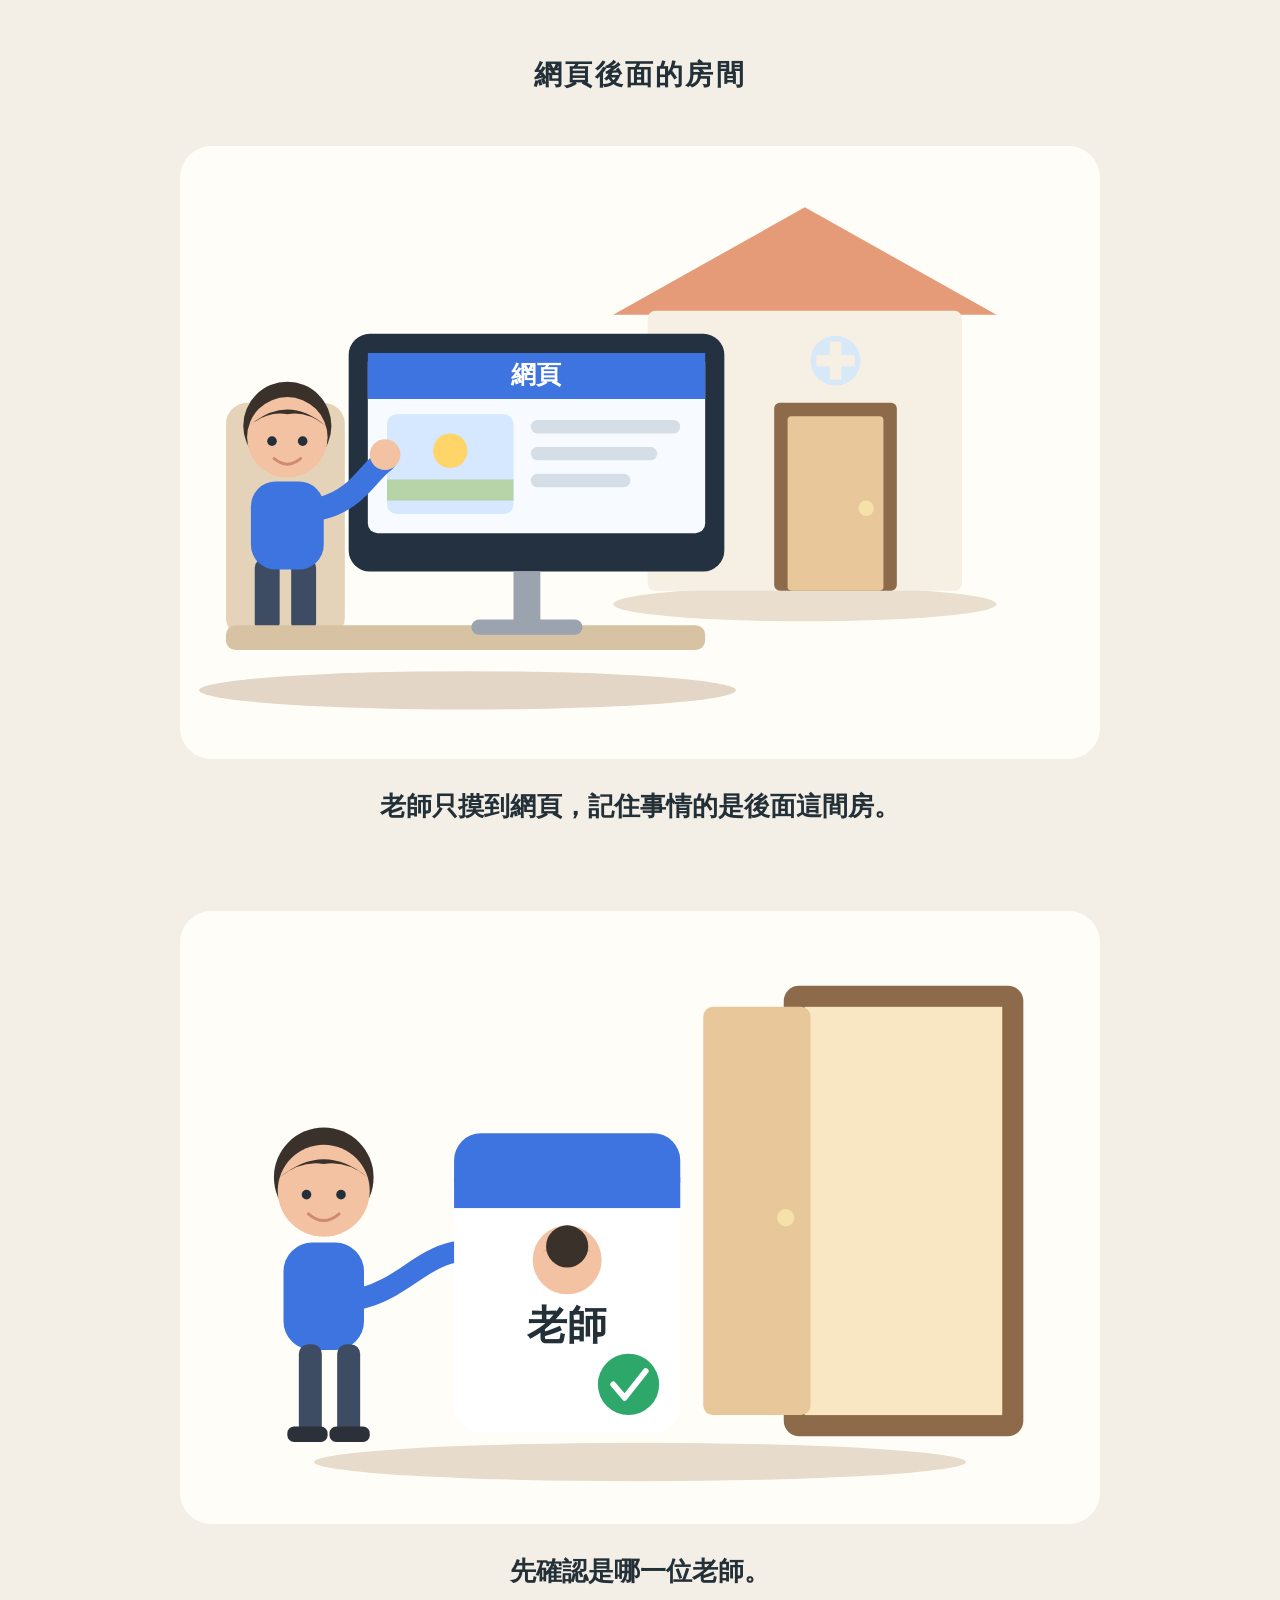
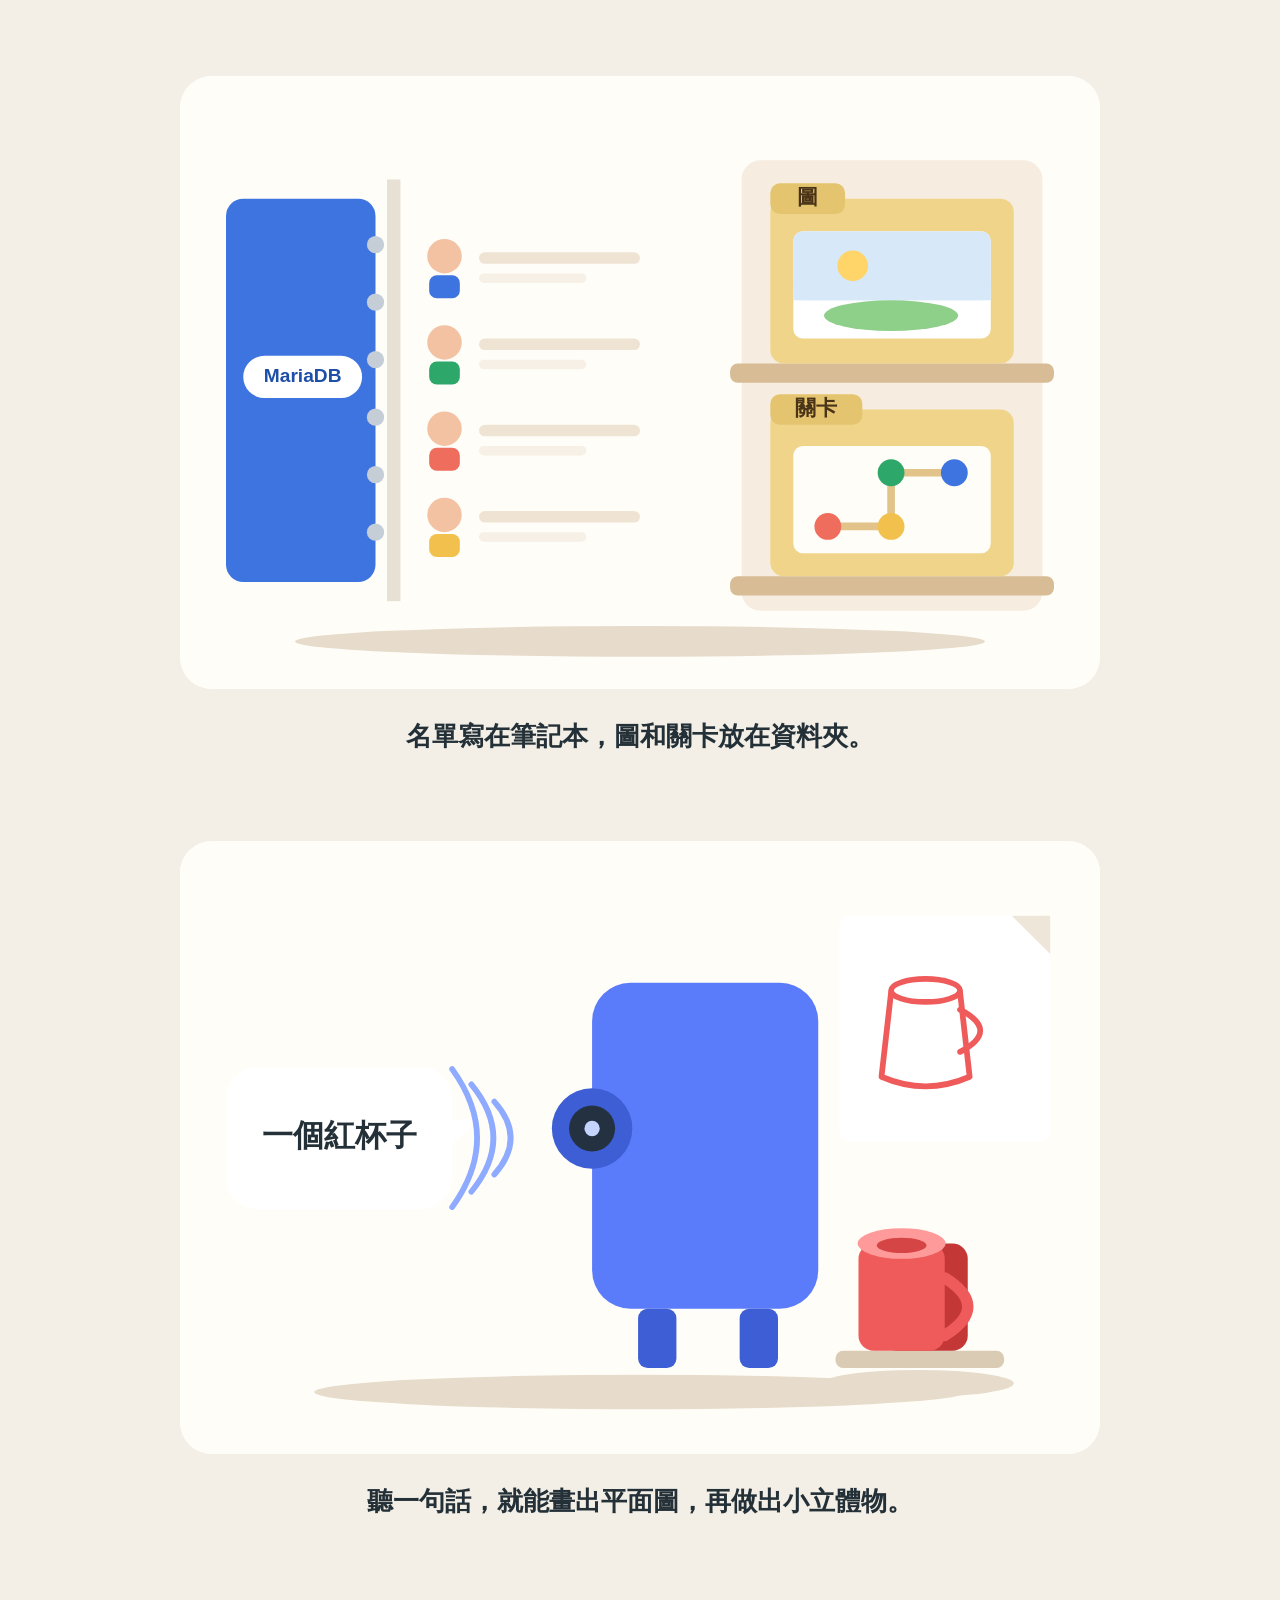
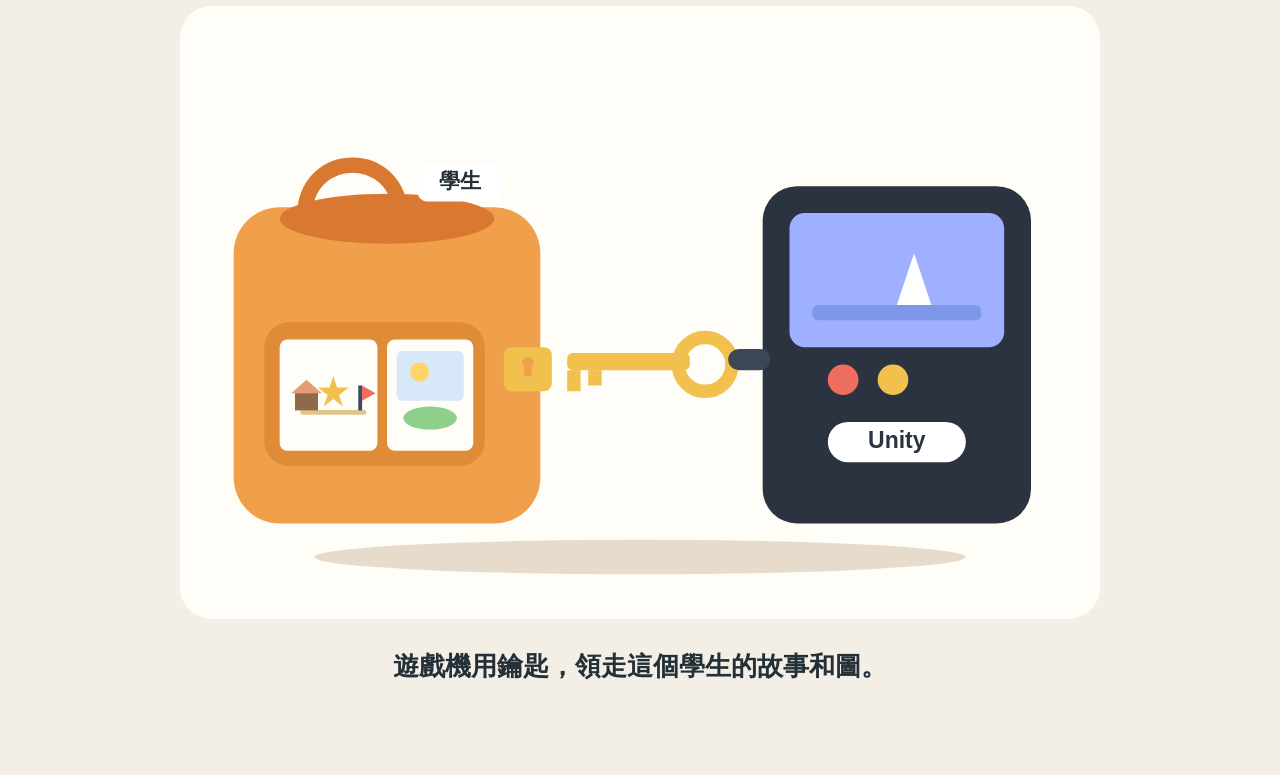
<file: backend/eli5.html>
<!DOCTYPE html>
<html lang="zh-Hant">
<head>
  <meta charset="utf-8">
  <meta name="viewport" content="width=device-width, initial-scale=1">
  <title>網頁後面的房間</title>
  <style>
    html {
      color-scheme: light;
    }

    body {
      margin: 0;
      background: #f3efe6;
      color: #243038;
      font-family: "Microsoft JhengHei", "PingFang TC", "Noto Sans CJK TC", sans-serif;
    }

    main {
      max-width: 920px;
      margin: 0 auto;
      padding: 48px 20px 88px;
    }

    h1 {
      margin: 8px 0 52px;
      text-align: center;
      font-size: 1.75rem;
      font-weight: 800;
      letter-spacing: 0.08em;
    }

    .scene {
      margin: 0 0 84px;
    }

    .scene:last-child {
      margin-bottom: 0;
    }

    .scene svg {
      display: block;
      width: 100%;
      height: auto;
      background: #fffdf8;
      border-radius: 32px;
    }

    .scene svg text {
      font-family: "Microsoft JhengHei", "PingFang TC", "Noto Sans CJK TC", sans-serif;
    }

    .say {
      margin: 28px 8px 0;
      text-align: center;
      font-size: 1.65rem;
      font-weight: 700;
      line-height: 1.5;
    }
  </style>
</head>
<body>
  <main>
    <h1>網頁後面的房間</h1>

    <!-- 第一景：螢幕在前，房門在後。 -->
    <section class="scene">
      <svg viewBox="0 0 960 640" role="img" aria-label="螢幕在前，關著的門在後。">
        <rect width="960" height="640" fill="#fffdf8"/>
        <ellipse cx="652" cy="478" rx="200" ry="18" fill="#eadfce"/>
        <polygon points="452,176 652,64 852,176" fill="#e59b78"/>
        <rect x="488" y="172" width="328" height="292" rx="8" fill="#f6efe4"/>
        <circle cx="684" cy="224" r="26" fill="#d7e8f8"/>
        <rect x="678" y="204" width="12" height="40" fill="#f6efe4"/>
        <rect x="664" y="218" width="40" height="12" fill="#f6efe4"/>
        <rect x="620" y="268" width="128" height="196" rx="6" fill="#8d6b4a"/>
        <rect x="634" y="282" width="100" height="182" rx="4" fill="#e8c89a"/>
        <circle cx="716" cy="378" r="8" fill="#f6e2a8"/>
        <ellipse cx="300" cy="568" rx="280" ry="20" fill="#e3d6c6"/>
        <rect x="48" y="268" width="124" height="246" rx="22" fill="#e4d3b8"/>
        <rect x="78" y="430" width="26" height="78" rx="10" fill="#3e4c63"/>
        <rect x="116" y="430" width="26" height="78" rx="10" fill="#3e4c63"/>
        <rect x="48" y="500" width="500" height="26" rx="10" fill="#d7c3a4"/>
        <rect x="176" y="196" width="392" height="248" rx="22" fill="#243140"/>
        <rect x="196" y="216" width="352" height="188" rx="10" fill="#f7fbff"/>
        <rect x="196" y="216" width="352" height="48" fill="#3d74e0"/>
        <text x="372" y="240" text-anchor="middle" dominant-baseline="middle" font-size="26" font-weight="700" fill="#ffffff">網頁</text>
        <rect x="216" y="280" width="132" height="104" rx="10" fill="#d5e8ff"/>
        <circle cx="282" cy="318" r="18" fill="#ffd56a"/>
        <rect x="216" y="348" width="132" height="22" fill="#b7d4a8"/>
        <rect x="366" y="286" width="156" height="14" rx="7" fill="#d5dde6"/>
        <rect x="366" y="314" width="132" height="14" rx="7" fill="#d5dde6"/>
        <rect x="366" y="342" width="104" height="14" rx="7" fill="#d5dde6"/>
        <rect x="348" y="444" width="28" height="56" fill="#9aa3ae"/>
        <rect x="304" y="494" width="116" height="16" rx="8" fill="#9aa3ae"/>
        <circle cx="112" cy="292" r="46" fill="#3a312b"/>
        <circle cx="112" cy="304" r="42" fill="#f3c2a2"/>
        <path d="M72 292 Q112 258 152 292 Q132 276 112 280 Q92 276 72 292" fill="#3a312b"/>
        <circle cx="96" cy="308" r="5" fill="#243038"/>
        <circle cx="128" cy="308" r="5" fill="#243038"/>
        <path d="M98 326 Q112 338 126 326" fill="none" stroke="#d08972" stroke-width="3" stroke-linecap="round"/>
        <rect x="74" y="350" width="76" height="92" rx="26" fill="#3d74e0"/>
        <path d="M148 378 C186 368 196 340 214 328" fill="none" stroke="#3d74e0" stroke-width="24" stroke-linecap="round"/>
        <circle cx="214" cy="322" r="16" fill="#f3c2a2"/>
      </svg>
      <p class="say">老師只摸到網頁，記住事情的是後面這間房。</p>
    </section>

    <!-- 第二景：門口核對名牌。 -->
    <section class="scene">
      <svg viewBox="0 0 960 640" role="img" aria-label="門口核對名牌。">
        <rect width="960" height="640" fill="#fffdf8"/>
        <ellipse cx="480" cy="575" rx="340" ry="20" fill="#e7dccb"/>
        <rect x="630" y="78" width="250" height="470" rx="16" fill="#8d6b4a"/>
        <rect x="652" y="100" width="206" height="426" fill="#f8e7c2"/>
        <rect x="546" y="100" width="112" height="426" rx="10" fill="#e8c89a"/>
        <circle cx="632" cy="320" r="9" fill="#f6e2a8"/>
        <g transform="translate(0 64)">
        <circle cx="150" cy="214" r="52" fill="#3a312b"/>
        <circle cx="150" cy="228" r="48" fill="#f3c2a2"/>
        <path d="M104 214 Q150 176 196 214 Q174 196 150 200 Q126 196 104 214" fill="#3a312b"/>
        <circle cx="132" cy="232" r="5" fill="#243038"/>
        <circle cx="168" cy="232" r="5" fill="#243038"/>
        <path d="M134 252 Q150 266 166 252" fill="none" stroke="#d08972" stroke-width="3" stroke-linecap="round"/>
        <rect x="108" y="282" width="84" height="112" rx="30" fill="#3d74e0"/>
        <rect x="124" y="388" width="24" height="96" rx="10" fill="#3e4c63"/>
        <rect x="164" y="388" width="24" height="96" rx="10" fill="#3e4c63"/>
        <rect x="112" y="474" width="42" height="16" rx="7" fill="#2c3038"/>
        <rect x="156" y="474" width="42" height="16" rx="7" fill="#2c3038"/>
        <path d="M190 340 C230 330 250 300 286 292" fill="none" stroke="#3d74e0" stroke-width="22" stroke-linecap="round"/>
        <rect x="286" y="168" width="236" height="312" rx="28" fill="#ffffff"/>
        <rect x="286" y="168" width="236" height="78" rx="28" fill="#3d74e0"/>
        <rect x="286" y="214" width="236" height="32" fill="#3d74e0"/>
        <circle cx="404" cy="300" r="36" fill="#f3c2a2"/>
        <circle cx="404" cy="286" r="22" fill="#3a312b"/>
        <path d="M378 292 Q404 274 430 292 Q416 282 404 284 Q392 282 378 292" fill="#3a312b"/>
        <text x="404" y="372" text-anchor="middle" dominant-baseline="middle" font-size="42" font-weight="700" fill="#243038">老師</text>
        <circle cx="468" cy="430" r="32" fill="#2ea86a"/>
        <path d="M452 430 l12 14 22-28" fill="none" stroke="#ffffff" stroke-width="6" stroke-linecap="round" stroke-linejoin="round"/>
        </g>
      </svg>
      <p class="say">先確認是哪一位老師。</p>
    </section>

    <!-- 第三景：筆記本記名單，架子放圖和關卡。 -->
    <section class="scene">
      <svg viewBox="0 0 960 640" role="img" aria-label="筆記本和兩層架子。">
        <rect width="960" height="640" fill="#fffdf8"/>
        <ellipse cx="480" cy="590" rx="360" ry="16" fill="#e7dccb"/>
        <rect x="48" y="128" width="156" height="400" rx="18" fill="#3d74e0"/>
        <circle cx="204" cy="176" r="9" fill="#c5cdd6"/>
        <circle cx="204" cy="236" r="9" fill="#c5cdd6"/>
        <circle cx="204" cy="296" r="9" fill="#c5cdd6"/>
        <circle cx="204" cy="356" r="9" fill="#c5cdd6"/>
        <circle cx="204" cy="416" r="9" fill="#c5cdd6"/>
        <circle cx="204" cy="476" r="9" fill="#c5cdd6"/>
        <rect x="216" y="108" width="310" height="440" rx="16" fill="#fffdf8"/>
        <rect x="216" y="108" width="14" height="440" fill="#e7e0d4"/>
        <rect x="66" y="292" width="124" height="44" rx="22" fill="#ffffff"/>
        <text x="128" y="314" text-anchor="middle" dominant-baseline="middle" font-size="20" font-weight="700" fill="#1e4fa8">MariaDB</text>
        <circle cx="276" cy="188" r="18" fill="#f3c2a2"/>
        <rect x="260" y="208" width="32" height="24" rx="8" fill="#3d74e0"/>
        <rect x="312" y="184" width="168" height="12" rx="6" fill="#efe4d4"/>
        <rect x="312" y="206" width="112" height="10" rx="5" fill="#f6f0e6"/>
        <circle cx="276" cy="278" r="18" fill="#f3c2a2"/>
        <rect x="260" y="298" width="32" height="24" rx="8" fill="#2ea86a"/>
        <rect x="312" y="274" width="168" height="12" rx="6" fill="#efe4d4"/>
        <rect x="312" y="296" width="112" height="10" rx="5" fill="#f6f0e6"/>
        <circle cx="276" cy="368" r="18" fill="#f3c2a2"/>
        <rect x="260" y="388" width="32" height="24" rx="8" fill="#ef6d5c"/>
        <rect x="312" y="364" width="168" height="12" rx="6" fill="#efe4d4"/>
        <rect x="312" y="386" width="112" height="10" rx="5" fill="#f6f0e6"/>
        <circle cx="276" cy="458" r="18" fill="#f3c2a2"/>
        <rect x="260" y="478" width="32" height="24" rx="8" fill="#f2c14d"/>
        <rect x="312" y="454" width="168" height="12" rx="6" fill="#efe4d4"/>
        <rect x="312" y="476" width="112" height="10" rx="5" fill="#f6f0e6"/>
        <rect x="586" y="88" width="314" height="470" rx="20" fill="#f6ecdf"/>
        <rect x="574" y="300" width="338" height="20" rx="8" fill="#d7bc96"/>
        <rect x="574" y="522" width="338" height="20" rx="8" fill="#d7bc96"/>
        <rect x="616" y="128" width="254" height="172" rx="14" fill="#f0d48a"/>
        <rect x="616" y="112" width="78" height="32" rx="10" fill="#e4c46e"/>
        <text x="655" y="128" text-anchor="middle" dominant-baseline="middle" font-size="22" font-weight="700" fill="#4a3418">圖</text>
        <rect x="640" y="162" width="206" height="112" rx="10" fill="#ffffff"/>
        <rect x="640" y="162" width="206" height="72" rx="10" fill="#d7e8f8"/>
        <rect x="640" y="214" width="206" height="20" fill="#d7e8f8"/>
        <circle cx="702" cy="198" r="16" fill="#ffd56a"/>
        <ellipse cx="742" cy="250" rx="70" ry="16" fill="#8ecf8a"/>
        <rect x="616" y="348" width="254" height="174" rx="14" fill="#f0d48a"/>
        <rect x="616" y="332" width="96" height="32" rx="10" fill="#e4c46e"/>
        <text x="664" y="348" text-anchor="middle" dominant-baseline="middle" font-size="22" font-weight="700" fill="#4a3418">關卡</text>
        <rect x="640" y="386" width="206" height="112" rx="10" fill="#fffdf8"/>
        <path d="M676 470 H742 V414 H808" fill="none" stroke="#e2c48a" stroke-width="8" stroke-linecap="round" stroke-linejoin="round"/>
        <circle cx="676" cy="470" r="14" fill="#ef6d5c"/>
        <circle cx="742" cy="470" r="14" fill="#f2c14d"/>
        <circle cx="742" cy="414" r="14" fill="#2ea86a"/>
        <circle cx="808" cy="414" r="14" fill="#3d74e0"/>
      </svg>
      <p class="say">名單寫在筆記本，圖和關卡放在資料夾。</p>
    </section>

    <!-- 第四景：機器聽一句話，再交出圖和小東西。 -->
    <section class="scene">
      <svg viewBox="0 0 960 640" role="img" aria-label="機器聽一句話，畫出圖，再做出小東西。">
        <rect width="960" height="640" fill="#fffdf8"/>
        <ellipse cx="480" cy="575" rx="340" ry="18" fill="#e7dccb"/>
        <rect x="48" y="236" width="236" height="148" rx="32" fill="#ffffff"/>
        <polygon points="250,300 318,286 250,348" fill="#ffffff"/>
        <text x="166" y="310" text-anchor="middle" dominant-baseline="middle" font-size="32" font-weight="700" fill="#243038">一個紅杯子</text>
        <path d="M328 272 Q362 310 328 348" fill="none" stroke="#8eabff" stroke-width="6" stroke-linecap="round"/>
        <path d="M304 254 Q350 310 304 366" fill="none" stroke="#8eabff" stroke-width="6" stroke-linecap="round"/>
        <path d="M284 238 Q336 310 284 382" fill="none" stroke="#8eabff" stroke-width="6" stroke-linecap="round"/>
        <rect x="430" y="148" width="236" height="340" rx="40" fill="#5b7cfa"/>
        <rect x="478" y="488" width="40" height="62" rx="10" fill="#3d5ed4"/>
        <rect x="584" y="488" width="40" height="62" rx="10" fill="#3d5ed4"/>
        <circle cx="430" cy="300" r="42" fill="#3d5ed4"/>
        <circle cx="430" cy="300" r="24" fill="#243140"/>
        <circle cx="430" cy="300" r="8" fill="#c5d4ff"/>
        <rect x="688" y="78" width="220" height="236" rx="12" fill="#ffffff"/>
        <polygon points="868,78 908,78 908,118" fill="#efe6da"/>
        <ellipse cx="778" cy="156" rx="36" ry="12" fill="none" stroke="#ef5b5b" stroke-width="6"/>
        <path d="M742 158 L732 246 Q778 266 824 246 L814 158" fill="none" stroke="#ef5b5b" stroke-width="6" stroke-linecap="round" stroke-linejoin="round"/>
        <path d="M814 176 Q856 198 814 220" fill="none" stroke="#ef5b5b" stroke-width="6" stroke-linecap="round"/>
        <ellipse cx="770" cy="566" rx="100" ry="14" fill="#e7dccb"/>
        <rect x="684" y="532" width="176" height="18" rx="8" fill="#d9cbb4"/>
        <rect x="732" y="420" width="90" height="112" rx="16" fill="#c43737"/>
        <rect x="708" y="420" width="90" height="112" rx="16" fill="#ef5b5b"/>
        <path d="M798 456 Q846 486 798 516" fill="none" stroke="#ef5b5b" stroke-width="12" stroke-linecap="round"/>
        <ellipse cx="753" cy="420" rx="46" ry="16" fill="#ff9a9a"/>
        <ellipse cx="753" cy="422" rx="26" ry="8" fill="#d64545"/>
      </svg>
      <p class="say">聽一句話，就能畫出平面圖，再做出小立體物。</p>
    </section>

    <!-- 第五景：遊戲機用鑰匙來領背包。 -->
    <section class="scene">
      <svg viewBox="0 0 960 640" role="img" aria-label="遊戲機來取學生的背包。">
        <rect width="960" height="640" fill="#fffdf8"/>
        <ellipse cx="480" cy="575" rx="340" ry="18" fill="#e7dccb"/>
        <rect x="56" y="210" width="320" height="330" rx="48" fill="#f0a04a"/>
        <ellipse cx="216" cy="222" rx="112" ry="26" fill="#d97830"/>
        <path d="M130 220 C130 148, 230 148, 230 220" fill="none" stroke="#d97830" stroke-width="16" stroke-linecap="round"/>
        <rect x="248" y="164" width="88" height="40" rx="10" fill="#ffffff"/>
        <text x="292" y="184" text-anchor="middle" dominant-baseline="middle" font-size="22" font-weight="700" fill="#243038">學生</text>
        <rect x="88" y="330" width="230" height="150" rx="26" fill="#e08b38"/>
        <rect x="104" y="348" width="102" height="116" rx="8" fill="#fffdf8"/>
        <path d="M128 424 H160 H192" fill="none" stroke="#e2c48a" stroke-width="5" stroke-linecap="round"/>
        <polygon points="116,404 132,390 148,404" fill="#e59b78"/>
        <rect x="120" y="404" width="24" height="18" fill="#8d6b4a"/>
        <polygon points="160,386 164,398 176,398 166,406 170,418 160,410 150,418 154,406 144,398 156,398" fill="#f2c14d"/>
        <rect x="186" y="396" width="4" height="26" fill="#3e4c63"/>
        <polygon points="190,396 204,404 190,412" fill="#ef6d5c"/>
        <rect x="216" y="348" width="90" height="116" rx="8" fill="#fffdf8"/>
        <rect x="226" y="360" width="70" height="52" rx="6" fill="#d7e8f8"/>
        <circle cx="250" cy="382" r="10" fill="#ffd56a"/>
        <ellipse cx="261" cy="430" rx="28" ry="12" fill="#8ecf8a"/>
        <rect x="338" y="356" width="50" height="46" rx="8" fill="#f2c14d"/>
        <circle cx="363" cy="372" r="6" fill="#f0a04a"/>
        <rect x="359" y="372" width="8" height="14" fill="#f0a04a"/>
        <circle cx="548" cy="374" r="28" fill="none" stroke="#f2c14d" stroke-width="14"/>
        <circle cx="548" cy="374" r="10" fill="#fffdf8"/>
        <rect x="404" y="362" width="128" height="18" rx="6" fill="#f2c14d"/>
        <rect x="404" y="380" width="14" height="22" fill="#f2c14d"/>
        <rect x="426" y="380" width="14" height="16" fill="#f2c14d"/>
        <rect x="608" y="188" width="280" height="352" rx="36" fill="#2c3340"/>
        <rect x="636" y="216" width="224" height="140" rx="16" fill="#9eb0ff"/>
        <rect x="660" y="312" width="176" height="16" rx="6" fill="#7f97e8"/>
        <polygon points="748,312 784,312 766,258" fill="#ffffff"/>
        <circle cx="692" cy="390" r="16" fill="#ef6d5c"/>
        <circle cx="744" cy="390" r="16" fill="#f2c14d"/>
        <rect x="676" y="434" width="144" height="42" rx="21" fill="#ffffff"/>
        <text x="748" y="455" text-anchor="middle" dominant-baseline="middle" font-size="24" font-weight="700" fill="#2c3340">Unity</text>
        <rect x="572" y="358" width="44" height="22" rx="11" fill="#3d4654"/>
      </svg>
      <p class="say">遊戲機用鑰匙，領走這個學生的故事和圖。</p>
    </section>
  </main>
</body>
</html>
</file>
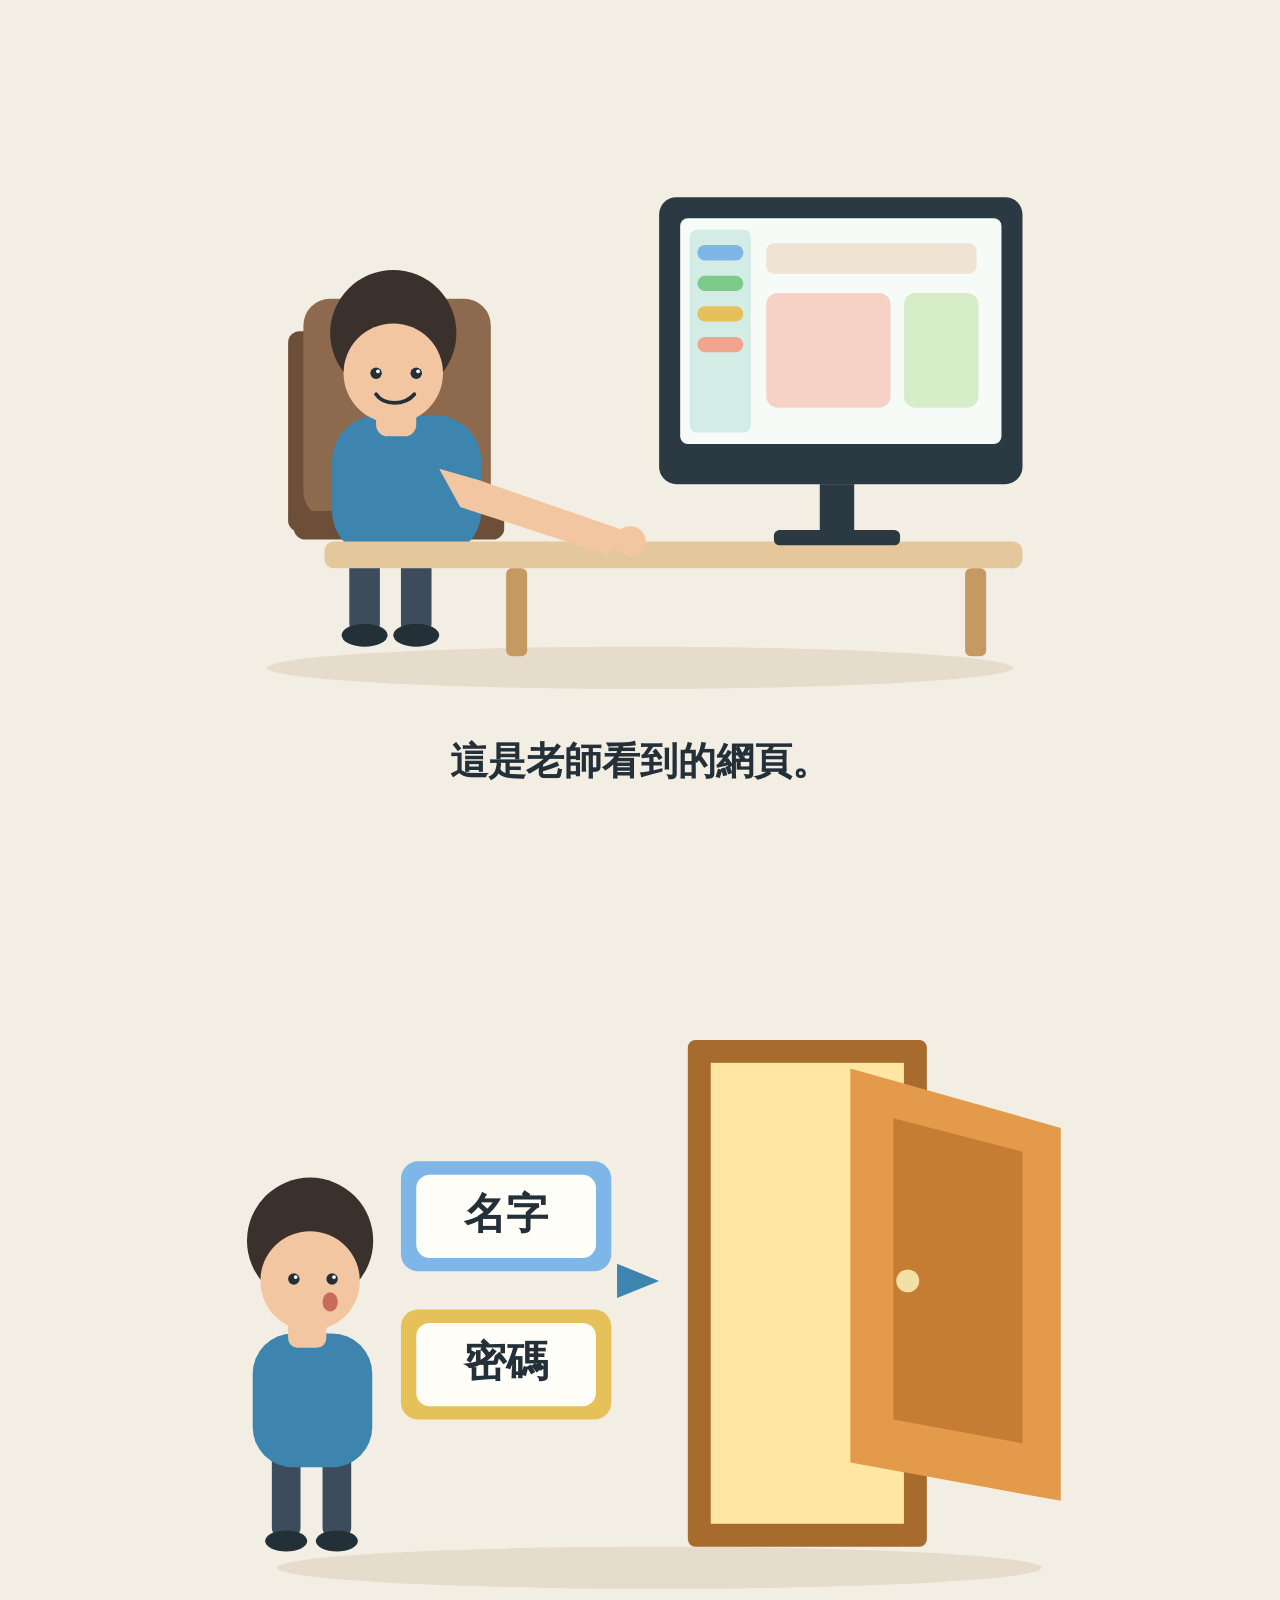
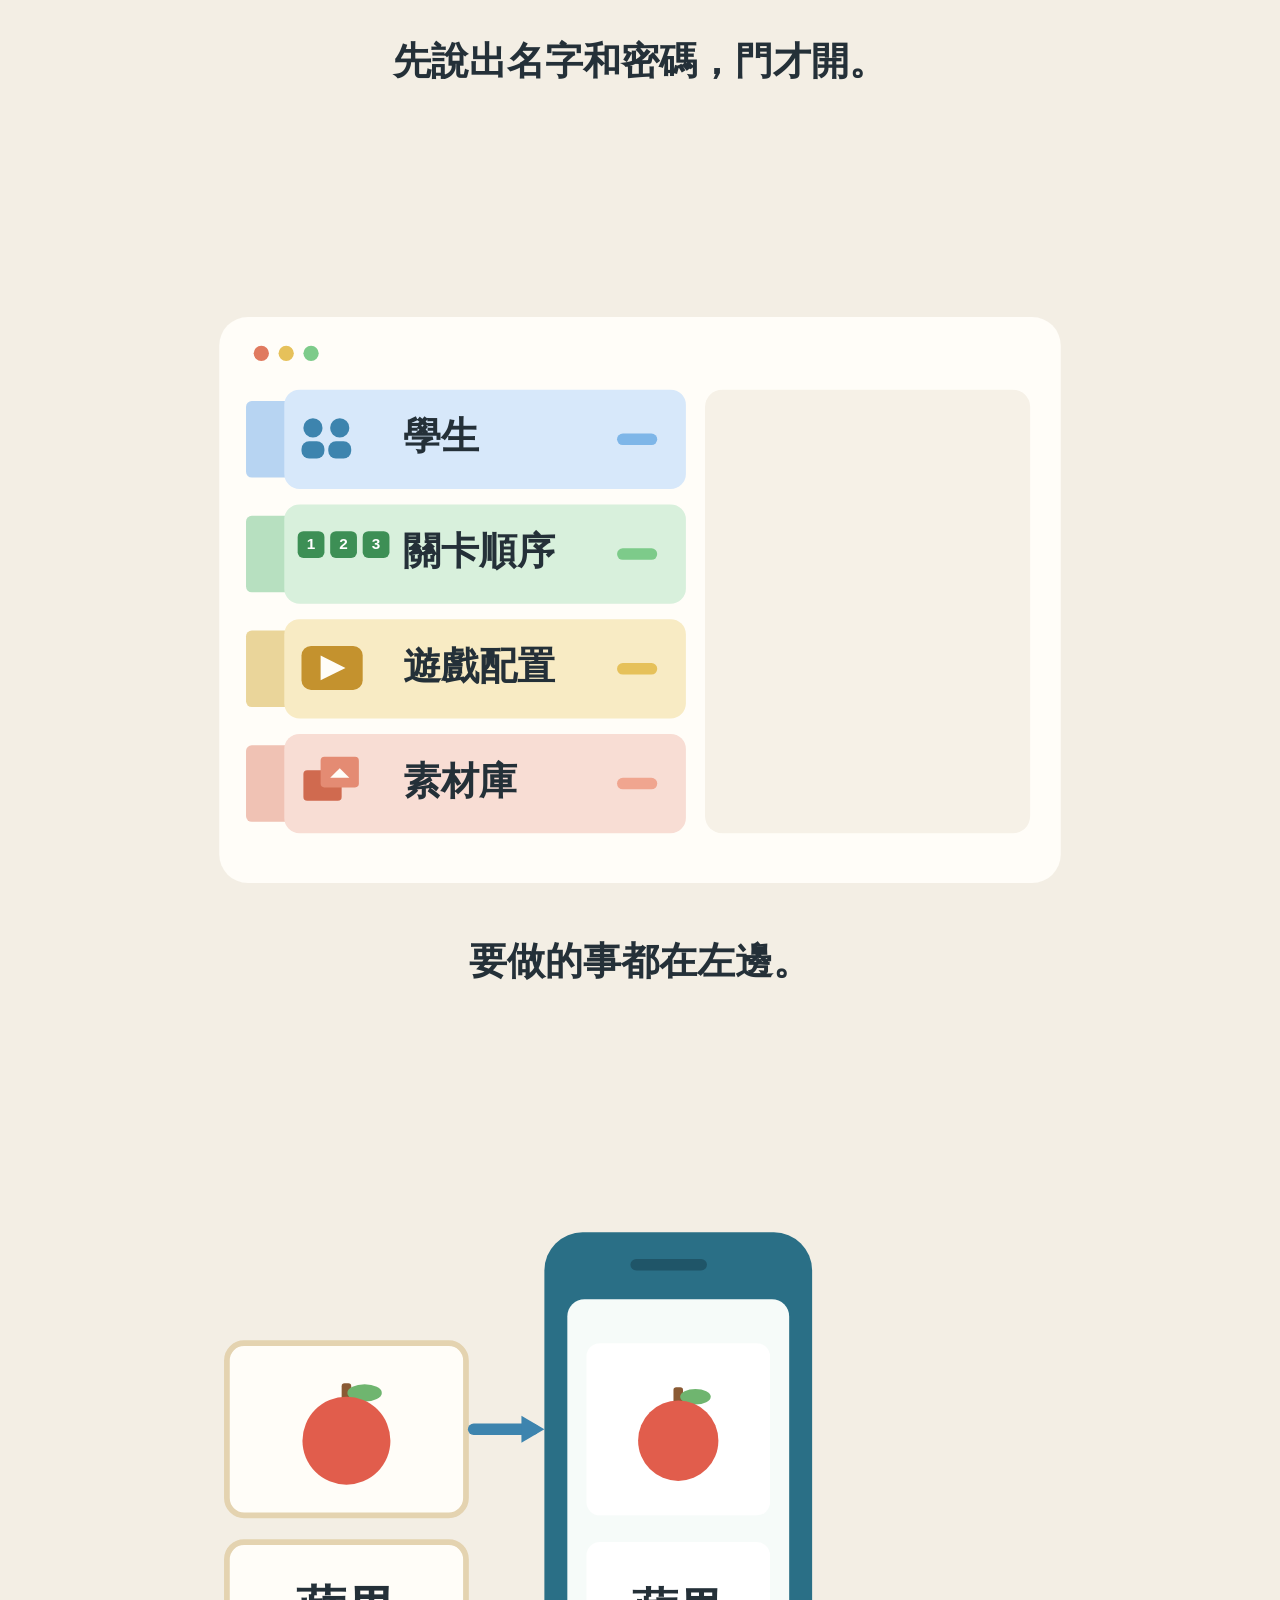
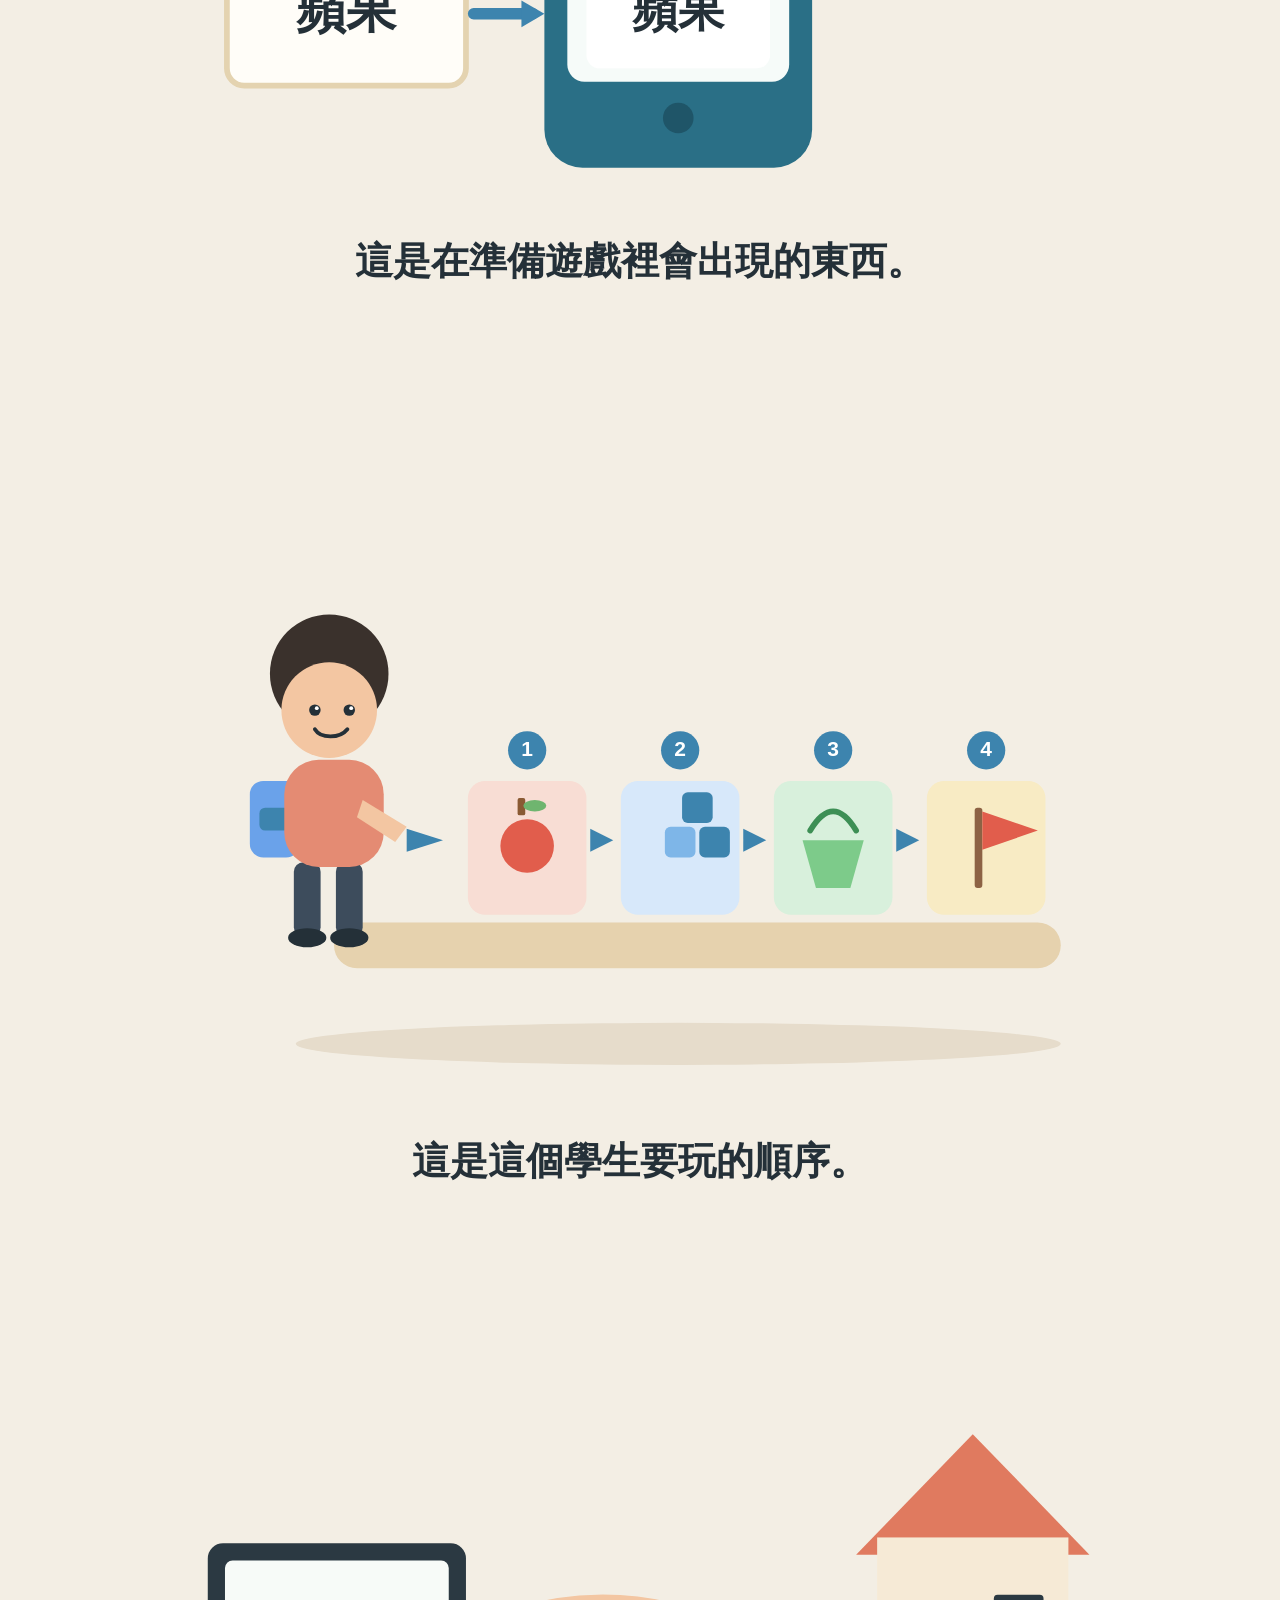
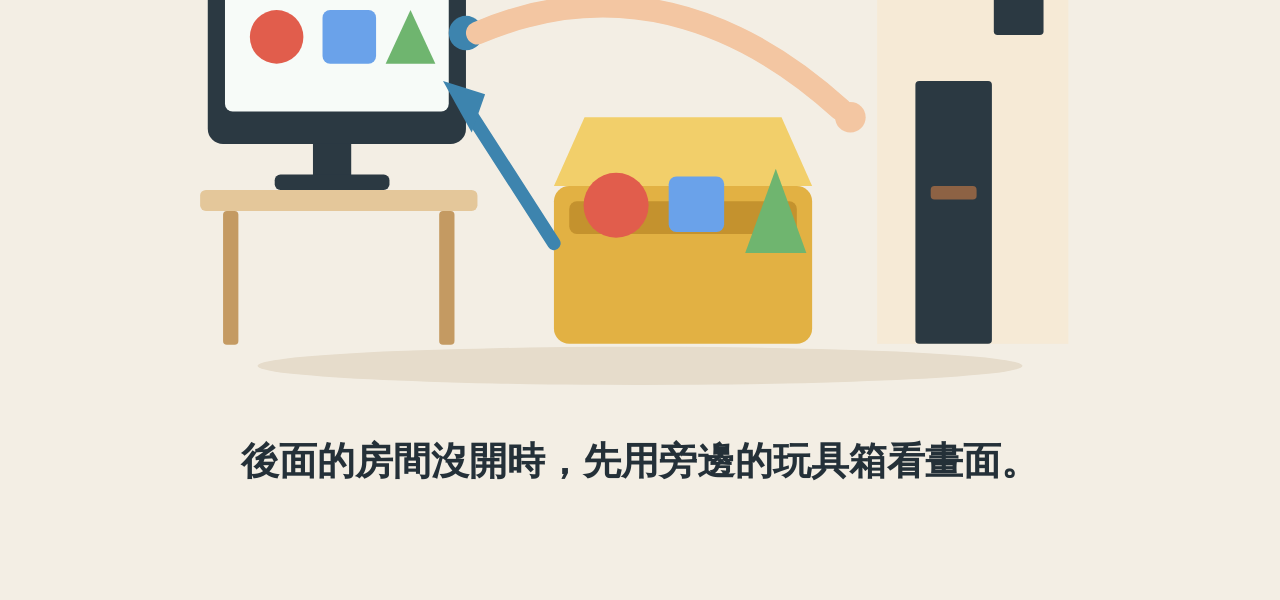
<file: frontend/eli5.html>
<!DOCTYPE html>
<html lang="zh-Hant">
<head>
  <meta charset="utf-8">
  <meta name="viewport" content="width=device-width, initial-scale=1">
  <title>老師看到的網頁</title>
  <style>
    /* 圖的寬度跟著畫面走，高度維持圖畫比例。 */
    * { box-sizing: border-box; }
    html { background: #f3eee4; }
    body {
      margin: 0;
      background: #f3eee4;
      color: #243038;
      font-family: "Microsoft JhengHei", "PingFang TC", sans-serif;
    }
    .scene {
      min-height: 100vh;
      margin: 0;
      display: flex;
      flex-direction: column;
      align-items: center;
      justify-content: center;
      gap: 28px;
      padding: 4vh 4vw 6vh;
    }
    .scene svg {
      display: block;
      width: min(94vw, 1080px, calc(68vh * 3 / 2));
      height: auto;
    }
    .scene figcaption {
      margin: 0;
      max-width: 94vw;
      font-size: clamp(1.7rem, 3vw, 2.6rem);
      font-weight: 700;
      line-height: 1.4;
      text-align: center;
    }
    svg text {
      font-family: "Microsoft JhengHei", "PingFang TC", sans-serif;
      font-weight: 700;
    }
  </style>
</head>
<body>
  <main>
    <!-- 老師坐在螢幕前。 -->
    <figure class="scene">
      <svg viewBox="0 0 960 640" aria-hidden="true">
        <ellipse cx="480" cy="600" rx="390" ry="22" fill="#e6dccb"/>
        <rect x="112" y="248" width="30" height="210" rx="12" fill="#6d4e38"/>
        <rect x="128" y="214" width="196" height="230" rx="28" fill="#8d6a4e"/>
        <rect x="118" y="436" width="220" height="30" rx="12" fill="#6d4e38"/>
        <rect x="176" y="458" width="32" height="108" rx="12" fill="#3d4c5c"/>
        <rect x="230" y="458" width="32" height="108" rx="12" fill="#3d4c5c"/>
        <ellipse cx="192" cy="566" rx="24" ry="12" fill="#243038"/>
        <ellipse cx="246" cy="566" rx="24" ry="12" fill="#243038"/>
        <rect x="158" y="336" width="156" height="148" rx="48" fill="#3d84ae"/>
        <rect x="204" y="318" width="42" height="40" rx="12" fill="#f3c6a2"/>
        <rect x="150" y="468" width="730" height="28" rx="10" fill="#e4c79a"/>
        <rect x="340" y="496" width="22" height="92" rx="6" fill="#c49a62"/>
        <rect x="820" y="496" width="22" height="92" rx="6" fill="#c49a62"/>
        <rect x="500" y="108" width="380" height="300" rx="18" fill="#2b3942"/>
        <rect x="522" y="130" width="336" height="236" rx="8" fill="#f7fbf8"/>
        <rect x="532" y="142" width="64" height="212" rx="8" fill="#d3ece6"/>
        <rect x="540" y="158" width="48" height="16" rx="8" fill="#7eb6e8"/>
        <rect x="540" y="190" width="48" height="16" rx="8" fill="#7dcb8a"/>
        <rect x="540" y="222" width="48" height="16" rx="8" fill="#e6c15a"/>
        <rect x="540" y="254" width="48" height="16" rx="8" fill="#f0a58f"/>
        <rect x="612" y="156" width="220" height="32" rx="8" fill="#efe4d4"/>
        <rect x="612" y="208" width="130" height="120" rx="12" fill="#f6d2c6"/>
        <rect x="756" y="208" width="78" height="120" rx="12" fill="#d7edc8"/>
        <rect x="668" y="408" width="36" height="48" fill="#2b3942"/>
        <rect x="620" y="456" width="132" height="16" rx="6" fill="#2b3942"/>
        <polygon points="270,392 312,404 468,458 446,482 292,432" fill="#f3c6a2"/>
        <circle cx="470" cy="468" r="16" fill="#f3c6a2"/>
        <circle cx="222" cy="250" r="66" fill="#3a312c"/>
        <circle cx="222" cy="292" r="52" fill="#f3c6a2"/>
        <circle cx="204" cy="292" r="6" fill="#243038"/>
        <circle cx="246" cy="292" r="6" fill="#243038"/>
        <circle cx="206" cy="290" r="2" fill="#ffffff"/>
        <circle cx="248" cy="290" r="2" fill="#ffffff"/>
        <path d="M204 314c8 12 30 12 40 0" fill="none" stroke="#243038" stroke-width="4" stroke-linecap="round"/>
      </svg>
      <figcaption>這是老師看到的網頁。</figcaption>
    </figure>

    <!-- 帳號與密碼的門。 -->
    <figure class="scene">
      <svg viewBox="0 0 960 640" aria-hidden="true">
        <ellipse cx="500" cy="600" rx="400" ry="22" fill="#e6dccb"/>
        <rect x="530" y="48" width="250" height="530" rx="8" fill="#a86b2e"/>
        <rect x="554" y="72" width="202" height="482" fill="#ffe6a3"/>
        <polygon points="700,78 920,140 920,530 700,490" fill="#e39a4a"/>
        <polygon points="745,130 880,165 880,470 745,445" fill="#c47d32"/>
        <circle cx="760" cy="300" r="12" fill="#f4e0a4"/>
        <rect x="95" y="470" width="30" height="100" rx="12" fill="#3d4c5c"/>
        <rect x="148" y="470" width="30" height="100" rx="12" fill="#3d4c5c"/>
        <ellipse cx="110" cy="572" rx="22" ry="11" fill="#243038"/>
        <ellipse cx="163" cy="572" rx="22" ry="11" fill="#243038"/>
        <rect x="75" y="355" width="125" height="140" rx="42" fill="#3d84ae"/>
        <rect x="112" y="334" width="40" height="36" rx="10" fill="#f3c6a2"/>
        <circle cx="135" cy="258" r="66" fill="#3a312c"/>
        <circle cx="135" cy="300" r="52" fill="#f3c6a2"/>
        <circle cx="118" cy="298" r="6" fill="#243038"/>
        <circle cx="158" cy="298" r="6" fill="#243038"/>
        <circle cx="120" cy="296" r="2" fill="#ffffff"/>
        <circle cx="160" cy="296" r="2" fill="#ffffff"/>
        <ellipse cx="156" cy="322" rx="8" ry="10" fill="#c96b5a"/>
        <rect x="230" y="175" width="220" height="115" rx="18" fill="#7eb6e8"/>
        <rect x="246" y="189" width="188" height="87" rx="14" fill="#fffdf8"/>
        <text x="340" y="233" text-anchor="middle" dominant-baseline="middle" font-size="44" fill="#243038">名字</text>
        <rect x="230" y="330" width="220" height="115" rx="18" fill="#e6c15a"/>
        <rect x="246" y="344" width="188" height="87" rx="14" fill="#fffdf8"/>
        <text x="340" y="388" text-anchor="middle" dominant-baseline="middle" font-size="44" fill="#243038">密碼</text>
        <polygon points="500,300 456,282 456,318" fill="#3d84ae"/>
      </svg>
      <figcaption>先說出名字和密碼，門才開。</figcaption>
    </figure>

    <!-- 左邊四個抽屜。 -->
    <figure class="scene">
      <svg viewBox="0 0 960 640" aria-hidden="true">
        <rect x="40" y="24" width="880" height="592" rx="30" fill="#fffdf8"/>
        <circle cx="84" cy="62" r="8" fill="#e07a5f"/>
        <circle cx="110" cy="62" r="8" fill="#e6c15a"/>
        <circle cx="136" cy="62" r="8" fill="#7dcb8a"/>
        <rect x="548" y="100" width="340" height="464" rx="18" fill="#f6f1e7"/>
        <rect x="68" y="112" width="48" height="80" rx="6" fill="#b7d4f2"/>
        <rect x="108" y="100" width="420" height="104" rx="16" fill="#d7e8fa"/>
        <circle cx="138" cy="140" r="10" fill="#3d84ae"/>
        <circle cx="166" cy="140" r="10" fill="#3d84ae"/>
        <rect x="126" y="154" width="24" height="18" rx="8" fill="#3d84ae"/>
        <rect x="154" y="154" width="24" height="18" rx="8" fill="#3d84ae"/>
        <text x="232" y="152" dominant-baseline="middle" font-size="40" fill="#243038">學生</text>
        <rect x="456" y="146" width="42" height="12" rx="6" fill="#7eb6e8"/>
        <rect x="68" y="232" width="48" height="80" rx="6" fill="#b7e0c0"/>
        <rect x="108" y="220" width="420" height="104" rx="16" fill="#d8f0dc"/>
        <rect x="122" y="248" width="28" height="28" rx="6" fill="#3d8f55"/>
        <rect x="156" y="248" width="28" height="28" rx="6" fill="#3d8f55"/>
        <rect x="190" y="248" width="28" height="28" rx="6" fill="#3d8f55"/>
        <text x="136" y="262" text-anchor="middle" dominant-baseline="middle" font-size="16" fill="#ffffff">1</text>
        <text x="170" y="262" text-anchor="middle" dominant-baseline="middle" font-size="16" fill="#ffffff">2</text>
        <text x="204" y="262" text-anchor="middle" dominant-baseline="middle" font-size="16" fill="#ffffff">3</text>
        <text x="232" y="272" dominant-baseline="middle" font-size="40" fill="#243038">關卡順序</text>
        <rect x="456" y="266" width="42" height="12" rx="6" fill="#7dcb8a"/>
        <rect x="68" y="352" width="48" height="80" rx="6" fill="#ead59a"/>
        <rect x="108" y="340" width="420" height="104" rx="16" fill="#f8ebc4"/>
        <rect x="126" y="368" width="64" height="46" rx="10" fill="#c4922e"/>
        <polygon points="146,378 146,404 172,391" fill="#fffdf8"/>
        <text x="232" y="392" dominant-baseline="middle" font-size="40" fill="#243038">遊戲配置</text>
        <rect x="456" y="386" width="42" height="12" rx="6" fill="#e6c15a"/>
        <rect x="68" y="472" width="48" height="80" rx="6" fill="#f0c2b4"/>
        <rect x="108" y="460" width="420" height="104" rx="16" fill="#f8ddd4"/>
        <rect x="128" y="498" width="40" height="32" rx="4" fill="#d06a4f"/>
        <rect x="146" y="484" width="40" height="32" rx="4" fill="#e48b73"/>
        <polygon points="156,506 166,496 176,506" fill="#fffdf8"/>
        <text x="232" y="512" dominant-baseline="middle" font-size="40" fill="#243038">素材庫</text>
        <rect x="456" y="506" width="42" height="12" rx="6" fill="#f0a58f"/>
      </svg>
      <figcaption>要做的事都在左邊。</figcaption>
    </figure>

    <!-- 把圖和字放進一款遊戲。 -->
    <figure class="scene">
      <svg viewBox="0 0 960 640" aria-hidden="true">
        <rect x="48" y="156" width="250" height="180" rx="18" fill="#fffdf8" stroke="#e4d3b0" stroke-width="6"/>
        <rect x="168" y="198" width="10" height="28" rx="3" fill="#8a5a34"/>
        <ellipse cx="192" cy="208" rx="18" ry="9" fill="#6fb56f"/>
        <circle cx="173" cy="258" r="46" fill="#e15d4c"/>
        <rect x="48" y="364" width="250" height="150" rx="18" fill="#fffdf8" stroke="#e4d3b0" stroke-width="6"/>
        <text x="173" y="439" text-anchor="middle" dominant-baseline="middle" font-size="52" fill="#243038">蘋果</text>
        <line x1="306" y1="246" x2="368" y2="246" stroke="#3d84ae" stroke-width="12" stroke-linecap="round"/>
        <polygon points="380,246 356,232 356,260" fill="#3d84ae"/>
        <line x1="306" y1="439" x2="368" y2="439" stroke="#3d84ae" stroke-width="12" stroke-linecap="round"/>
        <polygon points="380,439 356,425 356,453" fill="#3d84ae"/>
        <rect x="380" y="40" width="280" height="560" rx="40" fill="#2a6f86"/>
        <rect x="470" y="68" width="80" height="12" rx="6" fill="#1f5568"/>
        <rect x="404" y="110" width="232" height="400" rx="18" fill="#f6fbf9"/>
        <rect x="424" y="156" width="192" height="180" rx="14" fill="#ffffff"/>
        <rect x="515" y="202" width="10" height="26" rx="3" fill="#8a5a34"/>
        <ellipse cx="538" cy="212" rx="16" ry="8" fill="#6fb56f"/>
        <circle cx="520" cy="258" r="42" fill="#e15d4c"/>
        <rect x="424" y="364" width="192" height="132" rx="14" fill="#ffffff"/>
        <text x="520" y="439" text-anchor="middle" dominant-baseline="middle" font-size="48" fill="#243038">蘋果</text>
        <circle cx="520" cy="548" r="16" fill="#1f5568"/>
      </svg>
      <figcaption>這是在準備遊戲裡會出現的東西。</figcaption>
    </figure>

    <!-- 為一個學生把遊戲排成一條路。 -->
    <figure class="scene">
      <svg viewBox="0 0 960 640" aria-hidden="true">
        <ellipse cx="520" cy="575" rx="400" ry="22" fill="#e6dccb"/>
        <rect x="160" y="448" width="760" height="48" rx="24" fill="#e6d2ae"/>
        <rect x="300" y="300" width="124" height="140" rx="18" fill="#f8ddd4"/>
        <rect x="352" y="318" width="8" height="18" rx="2" fill="#8a5a34"/>
        <ellipse cx="370" cy="326" rx="12" ry="6" fill="#6fb56f"/>
        <circle cx="362" cy="368" r="28" fill="#e15d4c"/>
        <rect x="460" y="300" width="124" height="140" rx="18" fill="#d7e8fa"/>
        <rect x="506" y="348" width="32" height="32" rx="6" fill="#7eb6e8"/>
        <rect x="542" y="348" width="32" height="32" rx="6" fill="#3d84ae"/>
        <rect x="524" y="312" width="32" height="32" rx="6" fill="#3d84ae"/>
        <rect x="620" y="300" width="124" height="140" rx="18" fill="#d8f0dc"/>
        <path d="M658 352q24 -40 48 0" fill="none" stroke="#3d8f55" stroke-width="6" stroke-linecap="round"/>
        <polygon points="650,362 714,362 700,412 664,412" fill="#7dcb8a"/>
        <rect x="780" y="300" width="124" height="140" rx="18" fill="#f8ebc4"/>
        <rect x="830" y="328" width="8" height="84" rx="3" fill="#8d6244"/>
        <polygon points="838,332 896,352 838,372" fill="#e15d4c"/>
        <circle cx="362" cy="268" r="20" fill="#3d84ae"/>
        <circle cx="522" cy="268" r="20" fill="#3d84ae"/>
        <circle cx="682" cy="268" r="20" fill="#3d84ae"/>
        <circle cx="842" cy="268" r="20" fill="#3d84ae"/>
        <text x="362" y="268" text-anchor="middle" dominant-baseline="middle" font-size="22" fill="#ffffff">1</text>
        <text x="522" y="268" text-anchor="middle" dominant-baseline="middle" font-size="22" fill="#ffffff">2</text>
        <text x="682" y="268" text-anchor="middle" dominant-baseline="middle" font-size="22" fill="#ffffff">3</text>
        <text x="842" y="268" text-anchor="middle" dominant-baseline="middle" font-size="22" fill="#ffffff">4</text>
        <polygon points="428,350 452,362 428,374" fill="#3d84ae"/>
        <polygon points="588,350 612,362 588,374" fill="#3d84ae"/>
        <polygon points="748,350 772,362 748,374" fill="#3d84ae"/>
        <rect x="72" y="300" width="52" height="80" rx="14" fill="#6aa2ea"/>
        <rect x="82" y="328" width="32" height="24" rx="6" fill="#3d84ae"/>
        <rect x="118" y="385" width="28" height="78" rx="10" fill="#3d4c5c"/>
        <rect x="162" y="385" width="28" height="78" rx="10" fill="#3d4c5c"/>
        <ellipse cx="132" cy="464" rx="20" ry="10" fill="#243038"/>
        <ellipse cx="176" cy="464" rx="20" ry="10" fill="#243038"/>
        <rect x="108" y="278" width="104" height="112" rx="36" fill="#e48b73"/>
        <polygon points="190,320 236,348 224,364 184,338" fill="#f3c6a2"/>
        <circle cx="155" cy="188" r="62" fill="#3a312c"/>
        <circle cx="155" cy="226" r="50" fill="#f3c6a2"/>
        <circle cx="140" cy="226" r="6" fill="#243038"/>
        <circle cx="176" cy="226" r="6" fill="#243038"/>
        <circle cx="142" cy="224" r="2" fill="#ffffff"/>
        <circle cx="178" cy="224" r="2" fill="#ffffff"/>
        <path d="M140 246c6 10 26 10 34 0" fill="none" stroke="#243038" stroke-width="4" stroke-linecap="round"/>
        <polygon points="236,350 274,362 236,374" fill="#3d84ae"/>
      </svg>
      <figcaption>這是這個學生要玩的順序。</figcaption>
    </figure>

    <!-- 房間沒開，就改用旁邊的玩具箱。 -->
    <figure class="scene">
      <svg viewBox="0 0 960 640" aria-hidden="true">
        <ellipse cx="480" cy="598" rx="400" ry="20" fill="#e6dccb"/>
        <rect x="44" y="436" width="16" height="140" rx="4" fill="#c49a62"/>
        <rect x="270" y="436" width="16" height="140" rx="4" fill="#c49a62"/>
        <rect x="20" y="414" width="290" height="22" rx="6" fill="#e4c79a"/>
        <polygon points="706,168 828,42 950,168" fill="#e07a5f"/>
        <rect x="728" y="150" width="200" height="425" fill="#f6ead6"/>
        <rect x="850" y="210" width="52" height="42" rx="4" fill="#2b3942"/>
        <rect x="768" y="300" width="80" height="275" rx="4" fill="#2b3942"/>
        <rect x="784" y="410" width="48" height="14" rx="4" fill="#8d6244"/>
        <rect x="28" y="156" width="270" height="210" rx="16" fill="#2b3942"/>
        <rect x="46" y="174" width="234" height="158" rx="8" fill="#f7fbf8"/>
        <circle cx="100" cy="254" r="28" fill="#e15d4c"/>
        <rect x="148" y="226" width="56" height="56" rx="8" fill="#6aa2ea"/>
        <polygon points="214,282 240,226 266,282" fill="#6fb56f"/>
        <rect x="138" y="366" width="40" height="36" fill="#2b3942"/>
        <rect x="98" y="398" width="120" height="16" rx="6" fill="#2b3942"/>
        <circle cx="298" cy="250" r="18" fill="#3d84ae"/>
        <path d="M310 250 C 450 190, 580 230, 690 330" fill="none" stroke="#f3c6a2" stroke-width="24" stroke-linecap="round"/>
        <circle cx="700" cy="338" r="16" fill="#f3c6a2"/>
        <polygon points="390,410 660,410 628,338 422,338" fill="#f2cf6a"/>
        <rect x="390" y="410" width="270" height="165" rx="16" fill="#e2b143"/>
        <rect x="406" y="426" width="238" height="34" rx="8" fill="#c4922e"/>
        <circle cx="455" cy="430" r="34" fill="#e15d4c"/>
        <rect x="510" y="400" width="58" height="58" rx="8" fill="#6aa2ea"/>
        <polygon points="590,480 622,392 654,480" fill="#6fb56f"/>
        <line x1="390" y1="470" x2="300" y2="330" stroke="#3d84ae" stroke-width="14" stroke-linecap="round"/>
        <polygon points="274,300 318,314 304,354" fill="#3d84ae"/>
      </svg>
      <figcaption>後面的房間沒開時，先用旁邊的玩具箱看畫面。</figcaption>
    </figure>
  </main>
</body>
</html>
</file>
